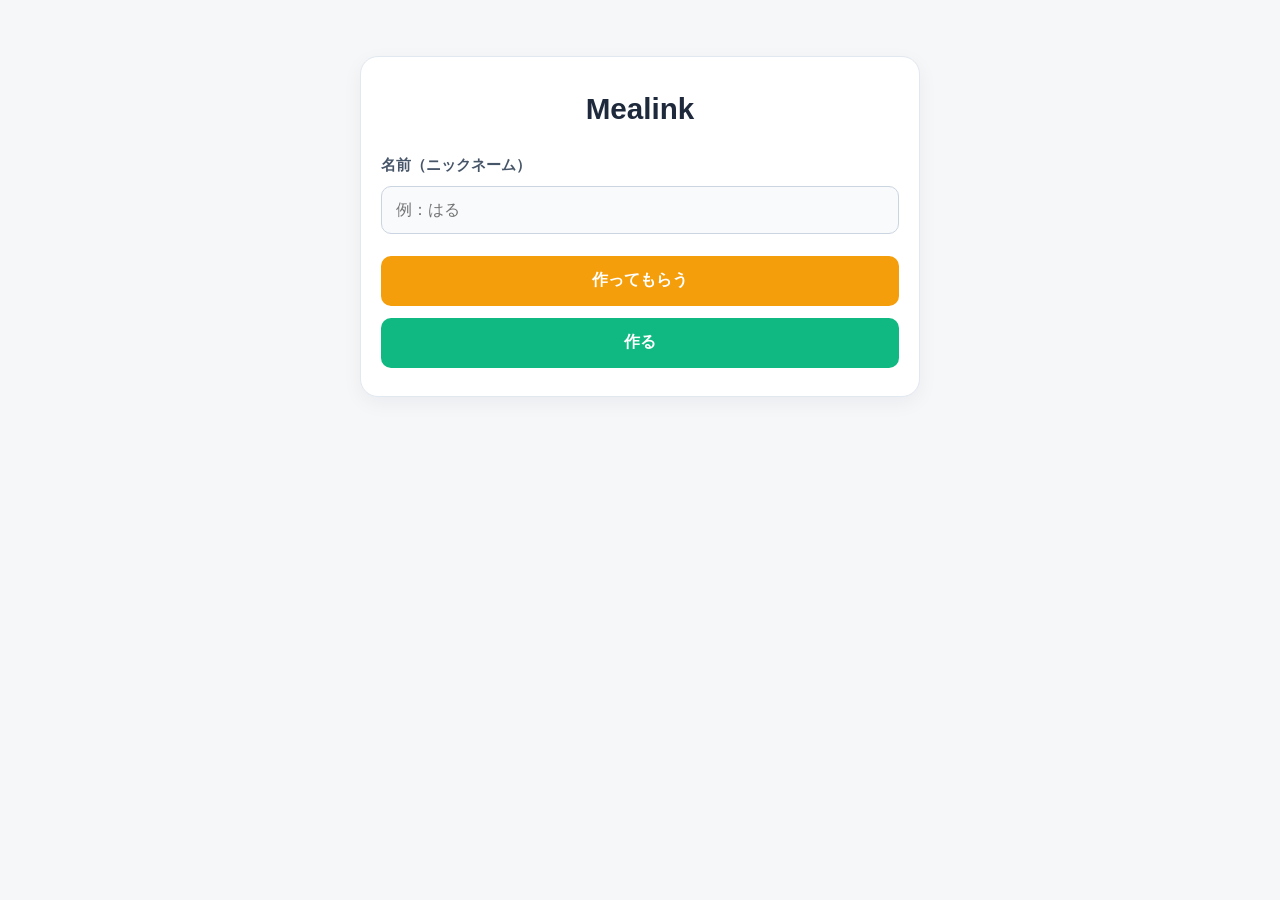
<file: index.html>
<!doctype html>
<html lang="ja">
<head>
	<meta charset="utf-8">
	<meta name="viewport" content="width=device-width, initial-scale=1">
	<title>Mealink</title>
	<link rel="stylesheet" href="style.css">
</head>
<body>
	<main>
		<section id="select-page">
			<h1>Mealink</h1>
			<p>
				<div class="name-field">
					<label for="name-input">名前（ニックネーム）</label>
					<div class="name-field-control">
						<input id="name-input" type="text" placeholder="例：はる" required>
						<span class="name-history" hidden>
							<span aria-hidden="true">▼</span>
							<select id="saveName" aria-label="前に使った名前を選ぶ">
								<option value="">前に使った名前を選ぶ</option>
							</select>
						</span>
					</div>
				</div>
			</p>
			<button id="kids-button" type="button">作ってもらう</button>
			<button id="mom-button" type="button">作る</button>
		</section>
	</main>

	<script src="app.js"></script>
</body>
</html>
</file>
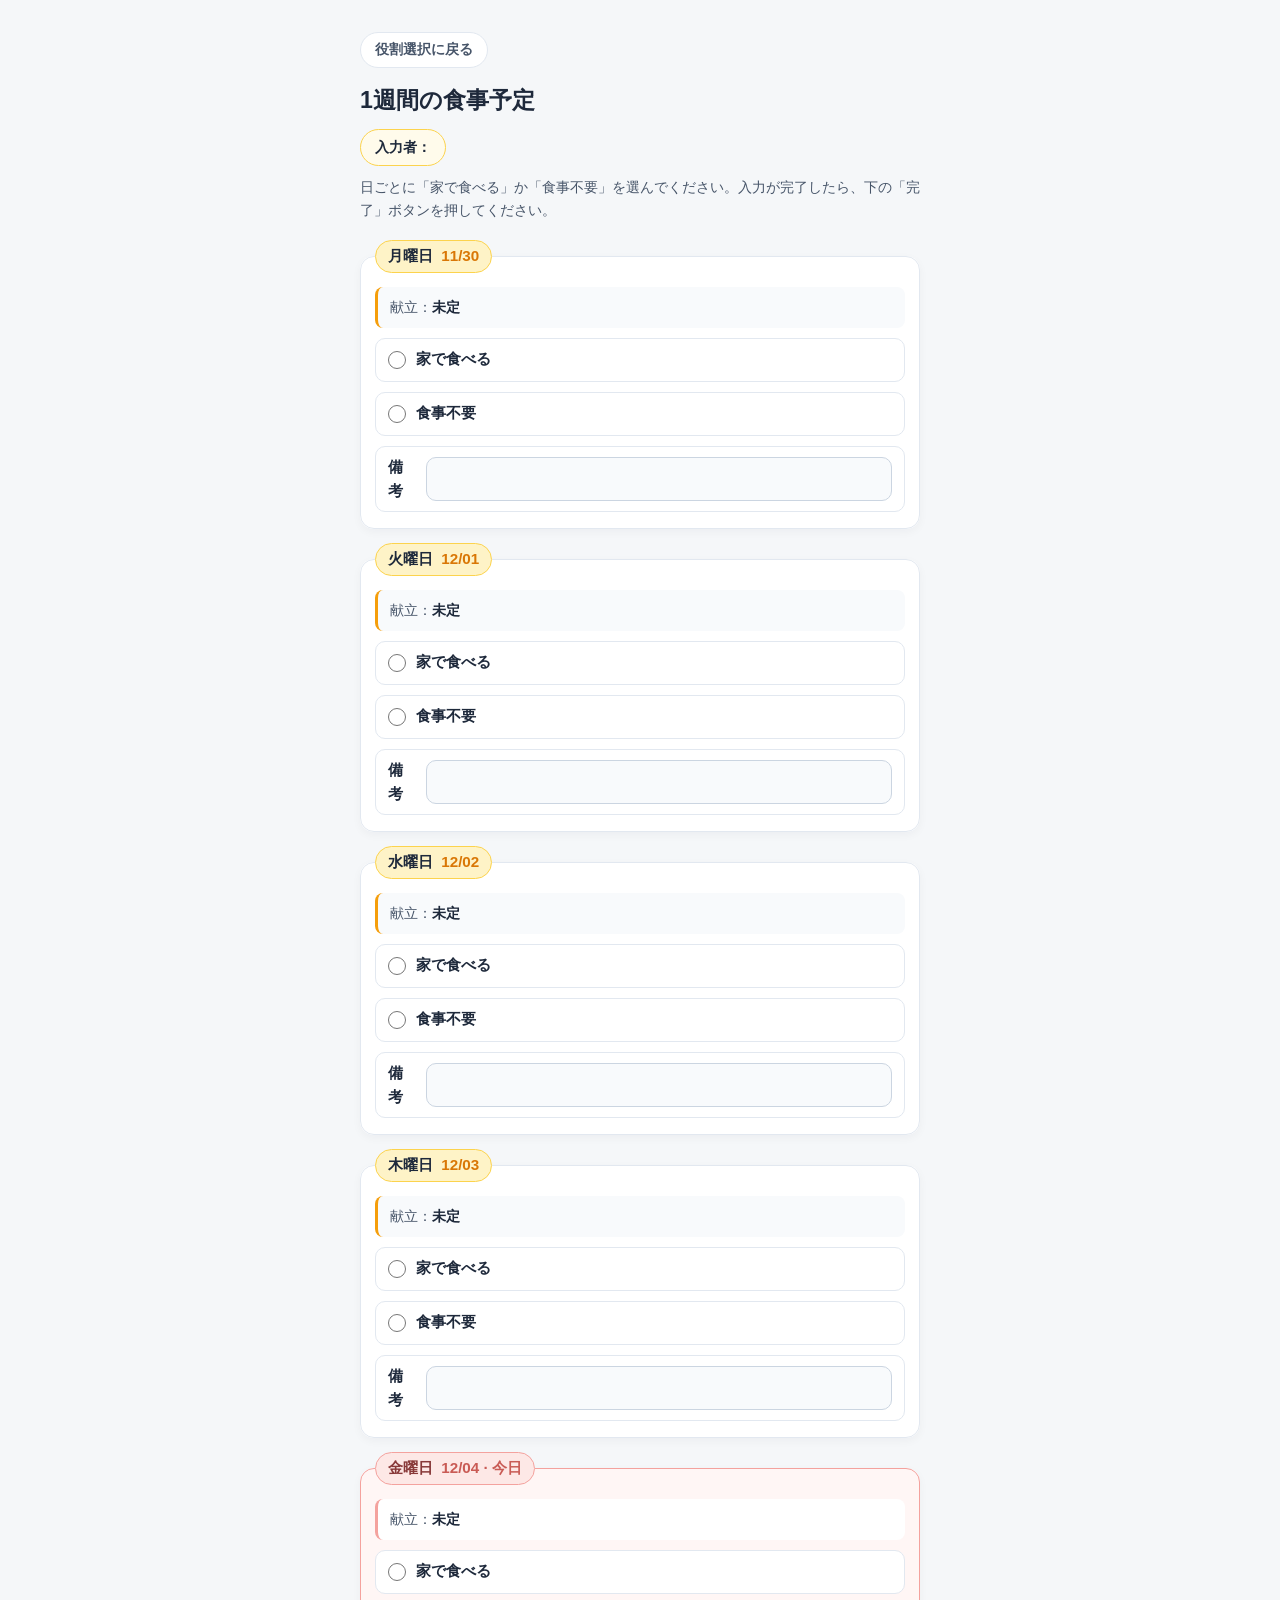
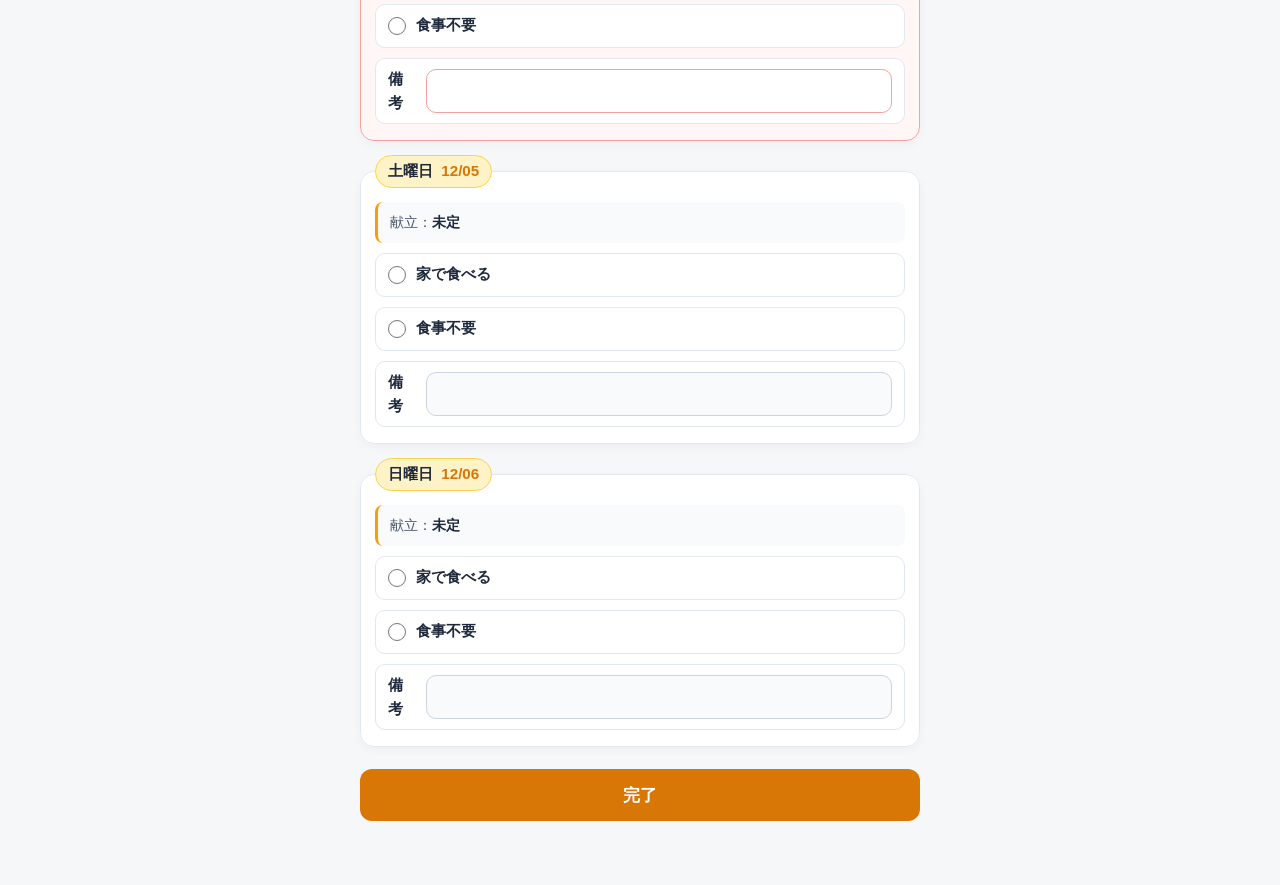
<file: kids.html>
<!doctype html>
<html lang="ja">
<head>
	<meta charset="utf-8">
	<meta name="viewport" content="width=device-width, initial-scale=1">
	<title>食事予定の入力 | Mealink</title>
	<link rel="stylesheet" href="style.css">
</head>
<body data-page="kids">
	<main>
		<a href="index.html">役割選択に戻る</a>
		<h1 id="plan-owner">1週間の食事予定</h1>
		<p id="greeting">入力者：<span data-field="UserName">—</span></p>
		<p>日ごとに「家で食べる」か「食事不要」を選んでください。入力が完了したら、下の「完了」ボタンを押してください。</p>

		<div id="week-list" data-field="weeklyMealPlans">
			<fieldset id="day-mon">
				<legend>月曜日 <span data-field="mealDate"></span></legend>
				<p>献立：<span data-field="mealMenu">未定</span></p>
				<label><input type="radio" name="meal-mon" data-field="needsMeal" value="true"> 家で食べる</label>
				<label><input type="radio" name="meal-mon" data-field="needsMeal" value="false"> 食事不要</label>
				<label>備考 <input type="text" name="note-mon" data-field="mealNote" maxlength="120"></label>
			</fieldset>
			<fieldset id="day-tue">
				<legend>火曜日 <span data-field="mealDate"></span></legend>
				<p>献立：<span data-field="mealMenu">未定</span></p>
				<label><input type="radio" name="meal-tue" data-field="needsMeal" value="true"> 家で食べる</label>
				<label><input type="radio" name="meal-tue" data-field="needsMeal" value="false"> 食事不要</label>
				<label>備考 <input type="text" name="note-tue" data-field="mealNote" maxlength="120"></label>
			</fieldset>
			<fieldset id="day-wed">
				<legend>水曜日 <span data-field="mealDate"></span></legend>
				<p>献立：<span data-field="mealMenu">未定</span></p>
				<label><input type="radio" name="meal-wed" data-field="needsMeal" value="true"> 家で食べる</label>
				<label><input type="radio" name="meal-wed" data-field="needsMeal" value="false"> 食事不要</label>
				<label>備考 <input type="text" name="note-wed" data-field="mealNote" maxlength="120"></label>
			</fieldset>
			<fieldset id="day-thu">
				<legend>木曜日 <span data-field="mealDate"></span></legend>
				<p>献立：<span data-field="mealMenu">未定</span></p>
				<label><input type="radio" name="meal-thu" data-field="needsMeal" value="true"> 家で食べる</label>
				<label><input type="radio" name="meal-thu" data-field="needsMeal" value="false"> 食事不要</label>
				<label>備考 <input type="text" name="note-thu" data-field="mealNote" maxlength="120"></label>
			</fieldset>
			<fieldset id="day-fri">
				<legend>金曜日 <span data-field="mealDate"></span></legend>
				<p>献立：<span data-field="mealMenu">未定</span></p>
				<label><input type="radio" name="meal-fri" data-field="needsMeal" value="true"> 家で食べる</label>
				<label><input type="radio" name="meal-fri" data-field="needsMeal" value="false"> 食事不要</label>
				<label>備考 <input type="text" name="note-fri" data-field="mealNote" maxlength="120"></label>
			</fieldset>
			<fieldset id="day-sat">
				<legend>土曜日 <span data-field="mealDate"></span></legend>
				<p>献立：<span data-field="mealMenu">未定</span></p>
				<label><input type="radio" name="meal-sat" data-field="needsMeal" value="true"> 家で食べる</label>
				<label><input type="radio" name="meal-sat" data-field="needsMeal" value="false"> 食事不要</label>
				<label>備考 <input type="text" name="note-sat" data-field="mealNote" maxlength="120"></label>
			</fieldset>
			<fieldset id="day-sun">
				<legend>日曜日 <span data-field="mealDate"></span></legend>
				<p>献立：<span data-field="mealMenu">未定</span></p>
				<label><input type="radio" name="meal-sun" data-field="needsMeal" value="true"> 家で食べる</label>
				<label><input type="radio" name="meal-sun" data-field="needsMeal" value="false"> 食事不要</label>
				<label>備考 <input type="text" name="note-sun" data-field="mealNote" maxlength="120"></label>
			</fieldset>
		</div>
		<button id="add-button" type="button">完了</button>

<dialog id="registration-dialog"
        aria-labelledby="registration-title"
        aria-describedby="registration-summary registration-save-time">
	<h2 id="registration-title">登録完了</h2>
	<p id="registration-save-time">最終保存：<span id="registration-saved-at">—</span></p>
	<button type="button" class="registration-ok" autofocus>OK</a>
</dialog>
	</main>
	<script src="app.js" defer></script>
</body>
</html>
</file>
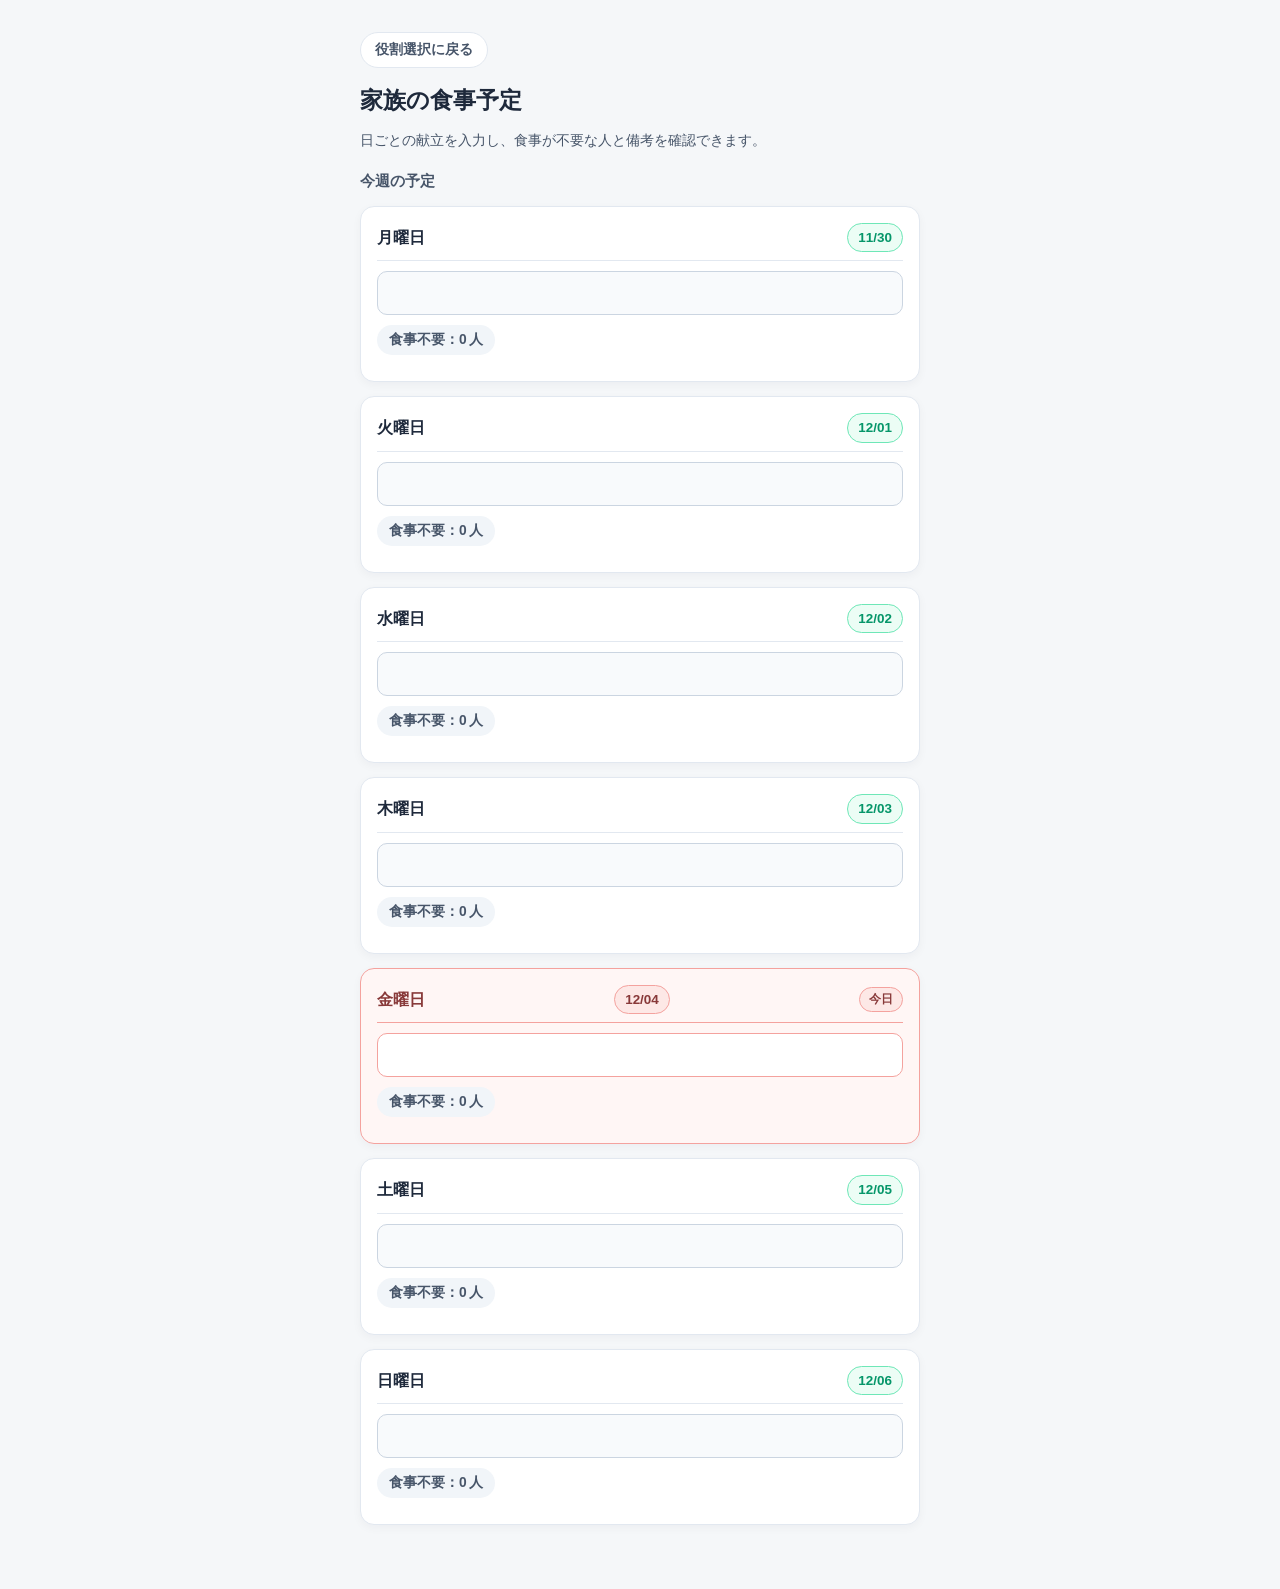
<file: mom.html>
<!doctype html>
<html lang="ja">
<head>
	<meta charset="utf-8">
	<meta name="viewport" content="width=device-width, initial-scale=1">
	<title>家族の食事予定 | Mealink</title>
	<link rel="stylesheet" href="style.css">
</head>
<body data-page="mom">
	<main>
		<a href="index.html">役割選択に戻る</a>
		<h1>家族の食事予定</h1>
		<p id="greeting" hidden></p>
		<p>日ごとの献立を入力し、食事が不要な人と備考を確認できます。</p>

		<table>
			<caption id="week-range">今週の予定</caption>
			<thead>
				<tr>
					<th scope="col">日付</th>
					<th scope="col">献立</th>
					<th scope="col">食事不要の人数</th>
					<th scope="col">名前・予定・備考</th>
				</tr>
			</thead>
			<tbody id="week-list" data-field="weeklyMealPlans">
				<tr id="day-mon">
					<th scope="row">月曜日 <span data-field="mealDate"></span></th>
					<td><input type="text" name="menu-mon" data-field="mealMenu" aria-label="月曜日の献立"></td>
					<td data-field="noMealCount">未集計</td>
					<td><ul class="member-list"></ul></td>
				</tr>
				<tr id="day-tue">
					<th scope="row">火曜日 <span data-field="mealDate"></span></th>
					<td><input type="text" name="menu-tue" data-field="mealMenu" aria-label="火曜日の献立"></td>
					<td data-field="noMealCount">未集計</td>
					<td><ul class="member-list"></ul></td>
				</tr>
				<tr id="day-wed">
					<th scope="row">水曜日 <span data-field="mealDate"></span></th>
					<td><input type="text" name="menu-wed" data-field="mealMenu" aria-label="水曜日の献立"></td>
					<td data-field="noMealCount">未集計</td>
					<td><ul class="member-list"></ul></td>
				</tr>
				<tr id="day-thu">
					<th scope="row">木曜日 <span data-field="mealDate"></span></th>
					<td><input type="text" name="menu-thu" data-field="mealMenu" aria-label="木曜日の献立"></td>
					<td data-field="noMealCount">未集計</td>
					<td><ul class="member-list"></ul></td>
				</tr>
				<tr id="day-fri">
					<th scope="row">金曜日 <span data-field="mealDate"></span></th>
					<td><input type="text" name="menu-fri" data-field="mealMenu" aria-label="金曜日の献立"></td>
					<td data-field="noMealCount">未集計</td>
					<td><ul class="member-list"></ul></td>
				</tr>
				<tr id="day-sat">
					<th scope="row">土曜日 <span data-field="mealDate"></span></th>
					<td><input type="text" name="menu-sat" data-field="mealMenu" aria-label="土曜日の献立"></td>
					<td data-field="noMealCount">未集計</td>
					<td><ul class="member-list"></ul></td>
				</tr>
				<tr id="day-sun">
					<th scope="row">日曜日 <span data-field="mealDate"></span></th>
					<td><input type="text" name="menu-sun" data-field="mealMenu" aria-label="日曜日の献立"></td>
					<td data-field="noMealCount">未集計</td>
					<td><ul class="member-list"></ul></td>
				</tr>
			</tbody>
		</table>

		<template id="member-plan">
			<li>
				<strong data-field="UserName"></strong>
				<span data-field="needsMeal"></span>
				<span data-field="mealNote"></span>
			</li>
		</template>
	</main>
	<script src="app.js" defer></script>
</body>
</html>
</file>
<file: style.css>
/* ==========================================================================
   Mealink Stylesheet (Mobile-First / Soft Today Highlight)
   ========================================================================== */

:root {
  --bg-page: #f5f7f9;
  --surface: #ffffff;
  --surface-alt: #f8fafc;
  --surface-muted: #f1f5f9;

  --text-primary: #1e293b;
  --text-secondary: #475569;
  --text-muted: #64748b;

  --border-subtle: #e2e8f0;
  --border-strong: #cbd5e1;

  --kids-main: #f59e0b;
  --kids-hover: #d97706;
  --kids-tint: #fffbeb;
  --kids-tint-strong: #fef3c7;
  --kids-border: #fcd34d;

  --mom-main: #10b981;
  --mom-hover: #059669;
  --mom-tint: #ecfdf5;
  --mom-tint-strong: #d1fae5;
  --mom-border: #6ee7b7;

  /* 優しい当日カラー（サーモン・ピーチ系） */
  --today-soft: #fff6f5;
  --today-border: #f4a29e;
  --today-badge-bg: #fde8e6;
  --today-text: #883939;
  --today-accent: #c95b55;

  --focus-color: #2563eb;
  --focus-ring: rgba(37, 99, 235, 0.14);
}

*,
*::before,
*::after {
  box-sizing: border-box;
}

body {
  margin: 0;
  min-height: 100vh;
  padding: 16px 14px 48px;
  font-family: -apple-system, BlinkMacSystemFont, "Hiragino Sans", "Yu Gothic", sans-serif;
  font-size: 16px;
  line-height: 1.6;
  color: var(--text-primary);
  background-color: var(--bg-page);
}

main {
  width: 100%;
  max-width: 480px;
  margin: 0 auto;
}

h1,
h2,
p,
ul {
  margin-top: 0;
}

/* ==========================================================================
   1. 役割選択画面（index_4.html）
   ========================================================================== */

#select-page {
  margin: 24px auto;
  padding: 28px 20px;
  background-color: var(--surface);
  border: 1px solid var(--border-subtle);
  border-radius: 18px;
  box-shadow: 0 6px 20px rgba(15, 23, 42, 0.05);
  text-align: center;
}

#select-page h1 {
  margin-bottom: 22px;
  font-size: 1.85rem;
  font-weight: 800;
  color: var(--text-primary);
}

#select-page p {
  margin-bottom: 22px;
  text-align: left;
}

.name-field {
  margin-bottom: 22px;
  text-align: left;
}

label[for="name-input"] {
  display: block;
  margin-bottom: 8px;
  font-size: 0.92rem;
  font-weight: 700;
  color: var(--text-secondary);
}

.name-field-control {
  display: flex;
  flex-direction: column;
  gap: 10px;
}

#name-input {
  width: 100%;
  min-height: 48px;
  padding: 12px 14px;
  font-family: inherit;
  font-size: 16px;
  color: var(--text-primary);
  background-color: var(--surface-alt);
  border: 1.5px solid var(--border-strong);
  border-radius: 10px;
}

#name-input:focus {
  outline: none;
  background-color: var(--surface);
  border-color: var(--focus-color);
  box-shadow: 0 0 0 3px var(--focus-ring);
}

.name-history {
  display: flex;
  align-items: center;
  gap: 8px;
  padding: 8px 12px;
  background-color: var(--surface-alt);
  border: 1px solid var(--border-subtle);
  border-radius: 10px;
  font-size: 0.88rem;
  color: var(--text-secondary);
}

.name-history[hidden] {
  display: none;
}

#saveName {
  flex: 1;
  min-width: 0;
  min-height: 38px;
  padding: 6px 10px;
  font-family: inherit;
  font-size: 15px;
  color: var(--text-primary);
  background-color: var(--surface);
  border: 1px solid var(--border-strong);
  border-radius: 8px;
}

#saveName:focus {
  outline: none;
  border-color: var(--focus-color);
  box-shadow: 0 0 0 3px var(--focus-ring);
}

#kids-button,
#mom-button {
  display: block;
  width: 100%;
  min-height: 50px;
  padding: 13px 18px;
  font-family: inherit;
  font-size: 1rem;
  font-weight: 700;
  color: #ffffff;
  border: none;
  border-radius: 10px;
  cursor: pointer;
}

#kids-button {
  background-color: var(--kids-main);
  margin-bottom: 12px;
}

#kids-button:hover {
  background-color: var(--kids-hover);
}

#mom-button {
  background-color: var(--mom-main);
}

#mom-button:hover {
  background-color: var(--mom-hover);
}

/* ==========================================================================
   2. ページ共通ヘッダー・導線
   ========================================================================== */

body[data-page="kids"] main > a,
body[data-page="mom"] main > a {
  display: inline-block;
  margin-bottom: 14px;
  padding: 6px 14px;
  font-size: 0.86rem;
  font-weight: 700;
  color: var(--text-secondary);
  text-decoration: none;
  background-color: var(--surface);
  border: 1px solid var(--border-subtle);
  border-radius: 999px;
}

body[data-page="kids"] h1,
body[data-page="mom"] h1 {
  margin-bottom: 10px;
  font-size: 1.45rem;
  font-weight: 800;
}

#greeting {
  display: inline-block;
  padding: 6px 14px;
  margin-bottom: 10px;
  font-size: 0.9rem;
  font-weight: 600;
  background-color: var(--surface);
  border: 1px solid var(--border-subtle);
  border-radius: 999px;
}

#greeting[hidden] {
  display: none;
}

body[data-page="kids"] #greeting {
  background-color: var(--kids-tint);
  border-color: var(--kids-border);
}

body[data-page="mom"] #greeting {
  background-color: var(--mom-tint);
  border-color: var(--mom-border);
}

#greeting [data-field="UserName"] {
  font-weight: 800;
}

body[data-page="kids"] main > p:last-of-type,
body[data-page="mom"] main > p:last-of-type {
  margin-bottom: 18px;
  font-size: 0.9rem;
  color: var(--text-secondary);
}

/* ==========================================================================
   3. 食事予定の入力画面（kids_4.html）
   ========================================================================== */

body[data-page="kids"] #week-list {
  display: flex;
  flex-direction: column;
  gap: 14px;
}

body[data-page="kids"] fieldset[id^="day-"] {
  margin: 0;
  padding: 14px 14px 16px;
  background-color: var(--surface);
  border: 1.5px solid var(--border-subtle);
  border-radius: 14px;
  box-shadow: 0 3px 10px rgba(15, 23, 42, 0.04);
  display: flex;
  flex-direction: column;
  gap: 10px;
}

body[data-page="kids"] fieldset[id^="day-"].is-today,
body[data-page="kids"] fieldset[id^="day-"][data-today="true"] {
  background-color: var(--today-soft);
  border-color: var(--today-border);
}

body[data-page="kids"] fieldset[id^="day-"] legend {
  padding: 3px 12px;
  font-size: 0.95rem;
  font-weight: 800;
  color: var(--text-primary);
  background-color: var(--kids-tint-strong);
  border: 1px solid var(--kids-border);
  border-radius: 999px;
}

body[data-page="kids"] fieldset[id^="day-"].is-today legend,
body[data-page="kids"] fieldset[id^="day-"][data-today="true"] legend {
  background-color: var(--today-badge-bg);
  border-color: var(--today-border);
  color: var(--today-text);
}

body[data-page="kids"] fieldset[id^="day-"].is-today legend::after,
body[data-page="kids"] fieldset[id^="day-"][data-today="true"] legend::after {
  content: " · 今日";
  color: var(--today-accent);
  font-weight: 700;
}

body[data-page="kids"] [data-field="mealDate"] {
  margin-left: 4px;
  font-weight: 700;
  color: var(--kids-hover);
}

body[data-page="kids"] fieldset[id^="day-"].is-today [data-field="mealDate"],
body[data-page="kids"] fieldset[id^="day-"][data-today="true"] [data-field="mealDate"] {
  color: var(--today-accent);
}

body[data-page="kids"] fieldset[id^="day-"] > p {
  margin: 0;
  padding: 9px 12px;
  font-size: 0.9rem;
  color: var(--text-secondary);
  background-color: var(--surface-alt);
  border-left: 3px solid var(--kids-main);
  border-radius: 8px;
}

body[data-page="kids"] fieldset[id^="day-"].is-today > p,
body[data-page="kids"] fieldset[id^="day-"][data-today="true"] > p {
  background-color: var(--surface);
  border-left-color: var(--today-border);
}

body[data-page="kids"] [data-field="mealMenu"] {
  font-weight: 700;
  color: var(--text-primary);
}

body[data-page="kids"] fieldset[id^="day-"] > label {
  display: flex;
  align-items: center;
  gap: 10px;
  min-height: 44px;
  padding: 8px 12px;
  font-size: 0.95rem;
  font-weight: 700;
  background-color: var(--surface);
  border: 1px solid var(--border-subtle);
  border-radius: 10px;
  cursor: pointer;
}

body[data-page="kids"] [data-field="needsMeal"] {
  width: 18px;
  height: 18px;
  margin: 0;
  accent-color: var(--kids-hover);
}

body[data-page="kids"] [data-field="mealNote"] {
  width: 100%;
  min-height: 44px;
  padding: 10px 12px;
  font-family: inherit;
  font-size: 16px;
  font-weight: 400;
  color: var(--text-primary);
  background-color: var(--surface-alt);
  border: 1.5px solid var(--border-strong);
  border-radius: 10px;
}

body[data-page="kids"] fieldset[id^="day-"].is-today [data-field="mealNote"],
body[data-page="kids"] fieldset[id^="day-"][data-today="true"] [data-field="mealNote"] {
  background-color: var(--surface);
  border-color: var(--today-border);
}

body[data-page="kids"] [data-field="mealNote"]:focus {
  outline: none;
  background-color: var(--surface);
  border-color: var(--focus-color);
  box-shadow: 0 0 0 3px var(--focus-ring);
}

#add-button {
  display: block;
  width: 100%;
  min-height: 52px;
  margin-top: 22px;
  padding: 14px 20px;
  font-family: inherit;
  font-size: 1.05rem;
  font-weight: 800;
  color: #ffffff;
  background-color: var(--kids-hover);
  border: none;
  border-radius: 12px;
  cursor: pointer;
}

#add-button:hover {
  background-color: var(--kids-main);
}

#registration-dialog {
  width: 90%;
  max-width: 360px;
  padding: 24px 20px;
  text-align: center;
  color: var(--text-primary);
  background-color: var(--surface);
  border: 1px solid var(--border-subtle);
  border-radius: 16px;
  box-shadow: 0 16px 32px rgba(15, 23, 42, 0.18);
}

#registration-dialog::backdrop {
  background-color: rgba(15, 23, 42, 0.4);
}

#registration-title {
  margin-bottom: 10px;
  font-size: 1.25rem;
  font-weight: 800;
  color: var(--kids-hover);
}

#registration-save-time {
  margin-bottom: 20px;
  font-size: 0.9rem;
  color: var(--text-secondary);
}

.registration-ok {
  display: block;
  width: 100%;
  min-height: 46px;
  padding: 11px 16px;
  font-family: inherit;
  font-size: 1rem;
  font-weight: 700;
  color: #ffffff;
  background-color: var(--kids-main);
  border: none;
  border-radius: 10px;
  cursor: pointer;
}

/* ==========================================================================
   4. 家族の食事予定一覧（mom_4.html）
   ========================================================================== */

body[data-page="mom"] table {
  display: block;
  width: 100%;
}

body[data-page="mom"] caption#week-range {
  display: block;
  margin-bottom: 12px;
  text-align: left;
  font-size: 0.92rem;
  font-weight: 700;
  color: var(--text-secondary);
}

body[data-page="mom"] thead {
  display: none;
}

body[data-page="mom"] tbody#week-list {
  display: flex;
  flex-direction: column;
  gap: 14px;
}

body[data-page="mom"] tbody tr[id^="day-"] {
  display: flex;
  flex-direction: column;
  gap: 10px;
  padding: 16px;
  background-color: var(--surface);
  border: 1.5px solid var(--border-subtle);
  border-radius: 14px;
  box-shadow: 0 3px 10px rgba(15, 23, 42, 0.04);
}

body[data-page="mom"] tbody tr[id^="day-"].is-today,
body[data-page="mom"] tbody tr[id^="day-"][data-today="true"] {
  background-color: var(--today-soft);
  border-color: var(--today-border);
}

body[data-page="mom"] tbody th[scope="row"] {
  display: flex;
  align-items: center;
  justify-content: space-between;
  gap: 8px;
  padding: 0 0 8px;
  font-size: 1rem;
  font-weight: 800;
  text-align: left;
  border-bottom: 1px solid var(--border-subtle);
}

body[data-page="mom"] tbody tr[id^="day-"].is-today th[scope="row"],
body[data-page="mom"] tbody tr[id^="day-"][data-today="true"] th[scope="row"] {
  color: var(--today-text);
  border-bottom-color: var(--today-border);
}

body[data-page="mom"] tbody tr[id^="day-"].is-today th[scope="row"]::after,
body[data-page="mom"] tbody tr[id^="day-"][data-today="true"] th[scope="row"]::after {
  content: "今日";
  padding: 2px 9px;
  font-size: 0.74rem;
  font-weight: 700;
  color: var(--today-text);
  background-color: var(--today-badge-bg);
  border: 1px solid var(--today-border);
  border-radius: 999px;
}

body[data-page="mom"] [data-field="mealDate"] {
  padding: 3px 10px;
  font-size: 0.84rem;
  font-weight: 700;
  color: var(--mom-hover);
  background-color: var(--mom-tint);
  border: 1px solid var(--mom-border);
  border-radius: 999px;
}

body[data-page="mom"] tbody tr[id^="day-"].is-today [data-field="mealDate"],
body[data-page="mom"] tbody tr[id^="day-"][data-today="true"] [data-field="mealDate"] {
  color: var(--today-text);
  background-color: var(--today-badge-bg);
  border-color: var(--today-border);
}

body[data-page="mom"] tbody td {
  display: block;
  padding: 0;
}

body[data-page="mom"] [data-field="mealMenu"] {
  width: 100%;
  min-height: 44px;
  padding: 10px 12px;
  font-family: inherit;
  font-size: 16px;
  color: var(--text-primary);
  background-color: var(--surface-alt);
  border: 1.5px solid var(--border-strong);
  border-radius: 10px;
}

body[data-page="mom"] tbody tr[id^="day-"].is-today [data-field="mealMenu"],
body[data-page="mom"] tbody tr[id^="day-"][data-today="true"] [data-field="mealMenu"] {
  background-color: var(--surface);
  border-color: var(--today-border);
}

body[data-page="mom"] [data-field="mealMenu"]:focus {
  outline: none;
  background-color: var(--surface);
  border-color: var(--mom-main);
  box-shadow: 0 0 0 3px rgba(16, 185, 129, 0.16);
}

body[data-page="mom"] td[data-field="noMealCount"] {
  display: inline-block;
  align-self: flex-start;
  padding: 4px 12px;
  font-size: 0.86rem;
  font-weight: 700;
  color: var(--text-secondary);
  background-color: var(--surface-muted);
  border-radius: 999px;
}

body[data-page="mom"] td[data-field="noMealCount"]::before {
  content: "食事不要：";
  font-weight: 600;
}

body[data-page="mom"] td[data-field="noMealCount"]::after {
  content: "人";
  margin-left: 2px;
}

body[data-page="mom"] .member-list {
  list-style: none;
  padding: 0;
  margin: 0;
  display: flex;
  flex-direction: column;
  gap: 6px;
}

body[data-page="mom"] .member-list li {
  display: flex;
  flex-wrap: wrap;
  gap: 6px 8px;
  align-items: center;
  padding: 8px 11px;
  font-size: 0.9rem;
  background-color: var(--surface-muted);
  border: 1px solid var(--border-subtle);
  border-radius: 8px;
}

body[data-page="mom"] tbody tr[id^="day-"].is-today .member-list li,
body[data-page="mom"] tbody tr[id^="day-"][data-today="true"] .member-list li {
  background-color: var(--surface);
  border-color: var(--today-border);
}

body[data-page="mom"] .member-list [data-field="UserName"] {
  font-weight: 700;
}

body[data-page="mom"] .member-list [data-field="needsMeal"] {
  padding: 2px 9px;
  font-size: 0.8rem;
  font-weight: 700;
  background-color: var(--surface);
  border: 1px solid var(--border-subtle);
  border-radius: 999px;
}

body[data-page="mom"] .member-list [data-field="mealNote"] {
  width: 100%;
  font-size: 0.84rem;
  color: var(--text-secondary);
}

/* ==========================================================================
   5. PC・タブレット向け幅調整
   ========================================================================== */

@media (min-width: 768px) {
  body {
    padding: 32px 24px 64px;
  }

  main {
    max-width: 560px;
  }
}

/* ==========================================================================
   当日（.is-today / [data-today="true"]）の確実な色変更
   ========================================================================== */

body[data-page="kids"] #week-list fieldset[id^="day-"].is-today,
body[data-page="kids"] #week-list fieldset[id^="day-"][data-today="true"] {
  background-color: #fff6f5;
  border-color: #f4a29e;
}

body[data-page="kids"] #week-list fieldset[id^="day-"].is-today > legend,
body[data-page="kids"] #week-list fieldset[id^="day-"][data-today="true"] > legend {
  background-color: #fde8e6;
  border-color: #f4a29e;
  color: #883939;
}

body[data-page="kids"] #week-list fieldset[id^="day-"].is-today [data-field="mealDate"],
body[data-page="kids"] #week-list fieldset[id^="day-"][data-today="true"] [data-field="mealDate"] {
  color: #c95b55;
  font-weight: 800;
}

body[data-page="mom"] #week-list tr[id^="day-"].is-today,
body[data-page="mom"] #week-list tr[id^="day-"][data-today="true"] {
  background-color: #fff6f5;
  border-color: #f4a29e;
}

body[data-page="mom"] #week-list tr[id^="day-"].is-today > th[scope="row"],
body[data-page="mom"] #week-list tr[id^="day-"][data-today="true"] > th[scope="row"] {
  color: #883939;
  border-bottom-color: #f4a29e;
}

body[data-page="mom"] #week-list tr[id^="day-"].is-today [data-field="mealDate"],
body[data-page="mom"] #week-list tr[id^="day-"][data-today="true"] [data-field="mealDate"] {
  background-color: #fde8e6;
  border-color: #f4a29e;
  color: #883939;
}
</file>
